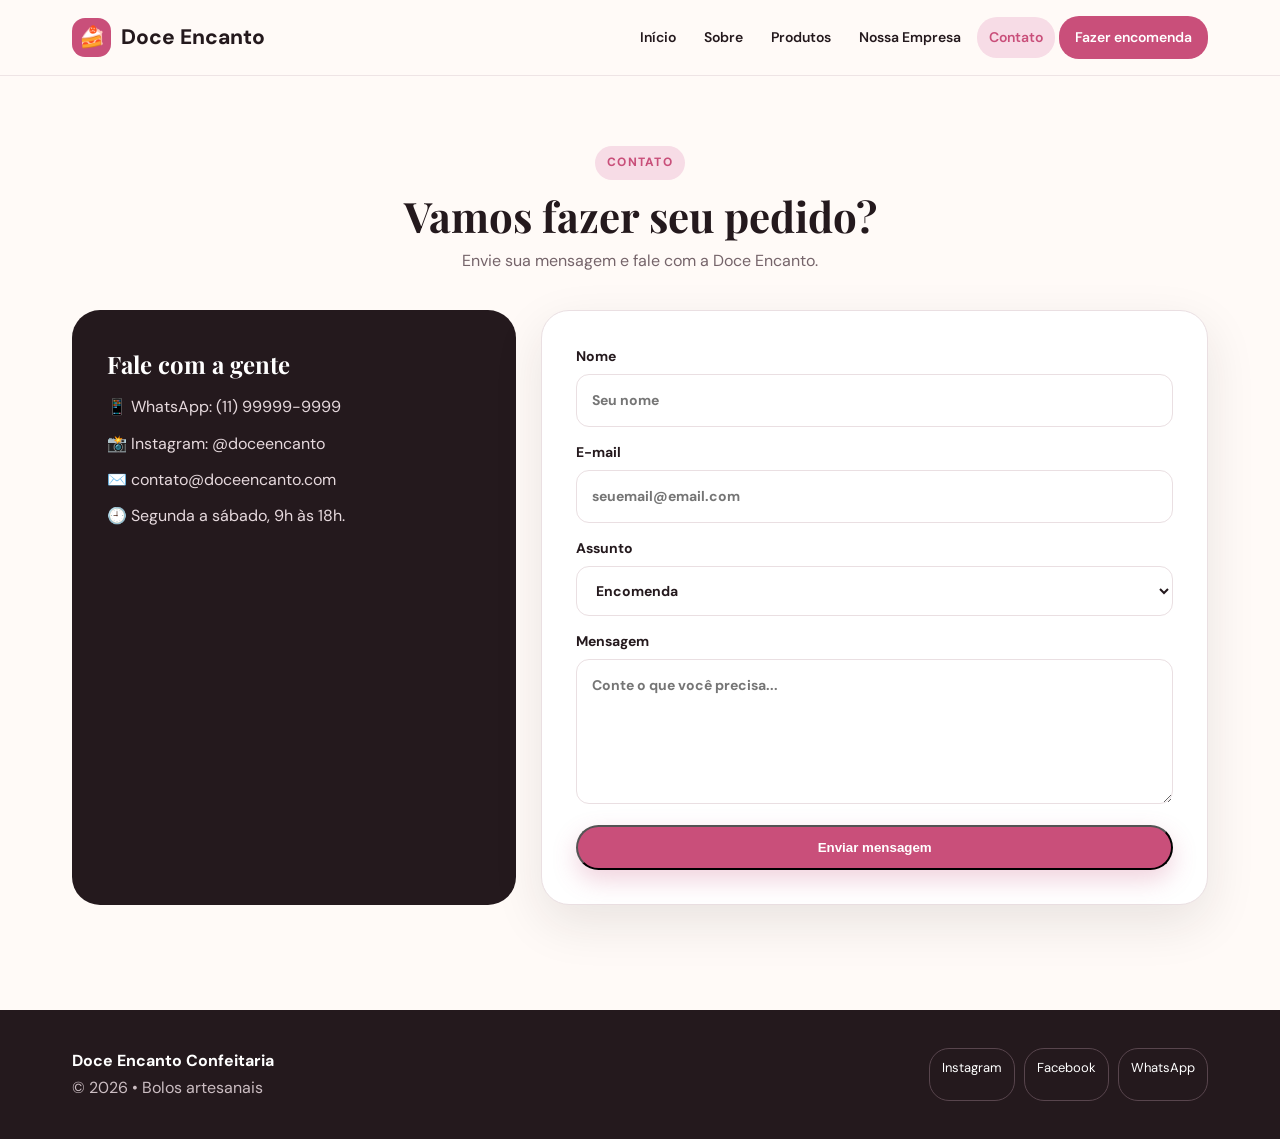
<file: contato.html>
<!doctype html><html lang="pt-BR"><head>
<meta charset="utf-8"><meta name="viewport" content="width=device-width,initial-scale=1">
<title>Contato e encomendas | Doce Encanto</title><meta name="description" content="Entre em contato com a Doce Encanto para encomendas, dúvidas e orçamentos."><meta name="robots" content="index,follow">
<link rel="canonical" href="https://www.seusite.com.br/contato.html"><meta property="og:title" content="Contato e encomendas | Doce Encanto"><meta property="og:description" content="Entre em contato com a Doce Encanto para encomendas, dúvidas e orçamentos.">
<meta property="og:type" content="website"><link rel="stylesheet" href="style.css">
</head><body><header><div class="nav"><a class="brand" href="index.html"><span class="brand-mark">🍰</span>Doce Encanto</a><nav><a class="" href="index.html">Início</a><a class="" href="sobre.html">Sobre</a><a class="" href="produtos.html">Produtos</a><a class="" href="empresa.html">Nossa Empresa</a><a class="active" href="contato.html">Contato</a><a class="nav-cta" href="contato.html">Fazer encomenda</a></nav></div></header><main class="section"><div class="section-head"><span class="eyebrow">Contato</span><h2 style="margin-top:12px">Vamos fazer seu pedido?</h2><p>Envie sua mensagem e fale com a Doce Encanto.</p></div><div class="contact-grid"><div class="contact-info"><h2>Fale com a gente</h2><p>📱 WhatsApp: (11) 99999-9999</p><p>📸 Instagram: @doceencanto</p><p>✉️ contato@doceencanto.com</p><p>🕘 Segunda a sábado, 9h às 18h.</p></div><div class="panel"><form class="form" onsubmit="event.preventDefault();alert('Mensagem enviada! Entraremos em contato em breve.');"><label>Nome<input required placeholder="Seu nome"></label><label>E-mail<input type="email" required placeholder="seuemail@email.com"></label><label>Assunto<select><option>Encomenda</option><option>Orçamento</option><option>Dúvida</option></select></label><label>Mensagem<textarea required placeholder="Conte o que você precisa..."></textarea></label><button class="btn primary" type="submit">Enviar mensagem</button></form></div></div></main>
<footer><div class="footer-inner"><div><strong>Doce Encanto Confeitaria</strong><p>© 2026 • Bolos artesanais</p></div><div class="social"><a href="#">Instagram</a><a href="#">Facebook</a><a href="#">WhatsApp</a></div></div></footer></body></html>
</file>
<file: style.css>
@import url('https://fonts.googleapis.com/css2?family=DM+Sans:wght@400;500;600;700&family=Playfair+Display:wght@600;700&display=swap');
:root{--bg:#fffaf7;--text:#24191d;--muted:#75646a;--pink:#c94f7a;--pink2:#f7dce6;--dark:#24191d;--white:#fff;--line:#eadfe2;--shadow:0 18px 50px rgba(36,25,29,.10)}
*{box-sizing:border-box;margin:0;padding:0}html{scroll-behavior:smooth}body{font-family:'DM Sans',Arial,sans-serif;background:var(--bg);color:var(--text);line-height:1.65}
header{position:sticky;top:0;z-index:50;background:rgba(255,250,247,.94);backdrop-filter:blur(14px);border-bottom:1px solid rgba(234,223,226,.8)}
.nav{max-width:1180px;margin:auto;padding:16px 22px;display:flex;align-items:center;justify-content:space-between;gap:20px}.brand{display:flex;align-items:center;gap:10px;text-decoration:none;color:var(--text);font-weight:800;font-size:21px}.brand-mark{width:39px;height:39px;border-radius:13px;background:var(--pink);display:grid;place-items:center;color:#fff}
nav{display:flex;gap:4px;align-items:center;flex-wrap:wrap}nav a{color:var(--text);text-decoration:none;padding:9px 12px;border-radius:20px;font-size:14px;font-weight:600}nav a:hover,nav a.active{background:var(--pink2);color:var(--pink)}
.nav-cta{background:var(--pink)!important;color:#fff!important;padding:10px 16px!important}
.hero{max-width:1180px;margin:auto;padding:72px 22px 80px;display:grid;grid-template-columns:1.02fr .98fr;gap:55px;align-items:center}.eyebrow{display:inline-flex;gap:8px;align-items:center;background:var(--pink2);color:var(--pink);padding:7px 12px;border-radius:30px;font-weight:800;font-size:12px;text-transform:uppercase;letter-spacing:1.3px}
h1,h2,h3{font-family:'Playfair Display',Georgia,serif}.hero h1{font-size:clamp(46px,6vw,78px);line-height:1.02;margin:18px 0}.hero p{font-size:19px;color:var(--muted);max-width:620px}.actions{display:flex;gap:12px;flex-wrap:wrap;margin-top:28px}.btn{display:inline-flex;align-items:center;justify-content:center;text-decoration:none;border-radius:30px;padding:13px 20px;font-weight:800}.primary{background:var(--pink);color:#fff;box-shadow:0 10px 25px rgba(201,79,122,.25)}.secondary{border:1px solid var(--line);color:var(--text);background:#fff}
.hero-photo{height:520px;width:100%;object-fit:cover;border-radius:34px;box-shadow:var(--shadow)}
.section{max-width:1180px;margin:auto;padding:70px 22px}.section-head{text-align:center;max-width:720px;margin:0 auto 35px}.section-head h2{font-size:42px;line-height:1.15}.section-head p{color:var(--muted);margin-top:8px}.cards{display:grid;grid-template-columns:repeat(3,1fr);gap:22px}.card{background:#fff;border:1px solid var(--line);border-radius:24px;overflow:hidden;box-shadow:0 10px 35px rgba(36,25,29,.06)}.card img{width:100%;height:235px;object-fit:cover}.card-body{padding:21px}.card-body h3{font-size:25px}.card-body p{color:var(--muted);margin-top:5px}.price{font-weight:900;color:var(--pink);font-size:22px;margin-top:10px}
.split{display:grid;grid-template-columns:1fr 1fr;gap:38px;align-items:center}.split img{width:100%;height:440px;object-fit:cover;border-radius:28px}.panel{background:#fff;border:1px solid var(--line);padding:34px;border-radius:28px;box-shadow:var(--shadow)}.panel h2{font-size:38px}.panel p{color:var(--muted);margin-top:12px}.checks{list-style:none;margin-top:20px;display:grid;gap:10px}.checks li:before{content:'✓';display:inline-grid;place-items:center;width:24px;height:24px;border-radius:50%;background:var(--pink2);color:var(--pink);font-weight:900;margin-right:9px}
.contact-grid{display:grid;grid-template-columns:.8fr 1.2fr;gap:25px}.contact-info{background:var(--dark);color:#fff;border-radius:28px;padding:35px}.contact-info p{color:#e6d9dd;margin-top:10px}.contact-info a{color:#fff}.form{display:grid;gap:14px}.form label{font-weight:700;font-size:14px}.form input,.form textarea,.form select{width:100%;margin-top:6px;padding:14px 15px;border:1px solid var(--line);border-radius:13px;background:#fff;font:inherit;color:var(--text)}.form textarea{min-height:145px;resize:vertical}
footer{background:var(--dark);color:#fff;margin-top:35px}.footer-inner{max-width:1180px;margin:auto;padding:38px 22px;display:flex;justify-content:space-between;gap:25px;flex-wrap:wrap}.footer-inner p{color:#cbbdc2}.social{display:flex;gap:9px}.social a{color:#fff;text-decoration:none;border:1px solid #58454d;padding:8px 12px;border-radius:20px;font-size:13px}
@media(max-width:800px){nav a:not(.nav-cta){display:none}.hero,.split,.contact-grid{grid-template-columns:1fr}.hero{padding-top:45px}.hero-photo{height:350px}.cards{grid-template-columns:1fr}.section{padding:50px 20px}.hero h1{font-size:50px}.section-head h2{font-size:34px}.split img{height:320px}}
</file>
